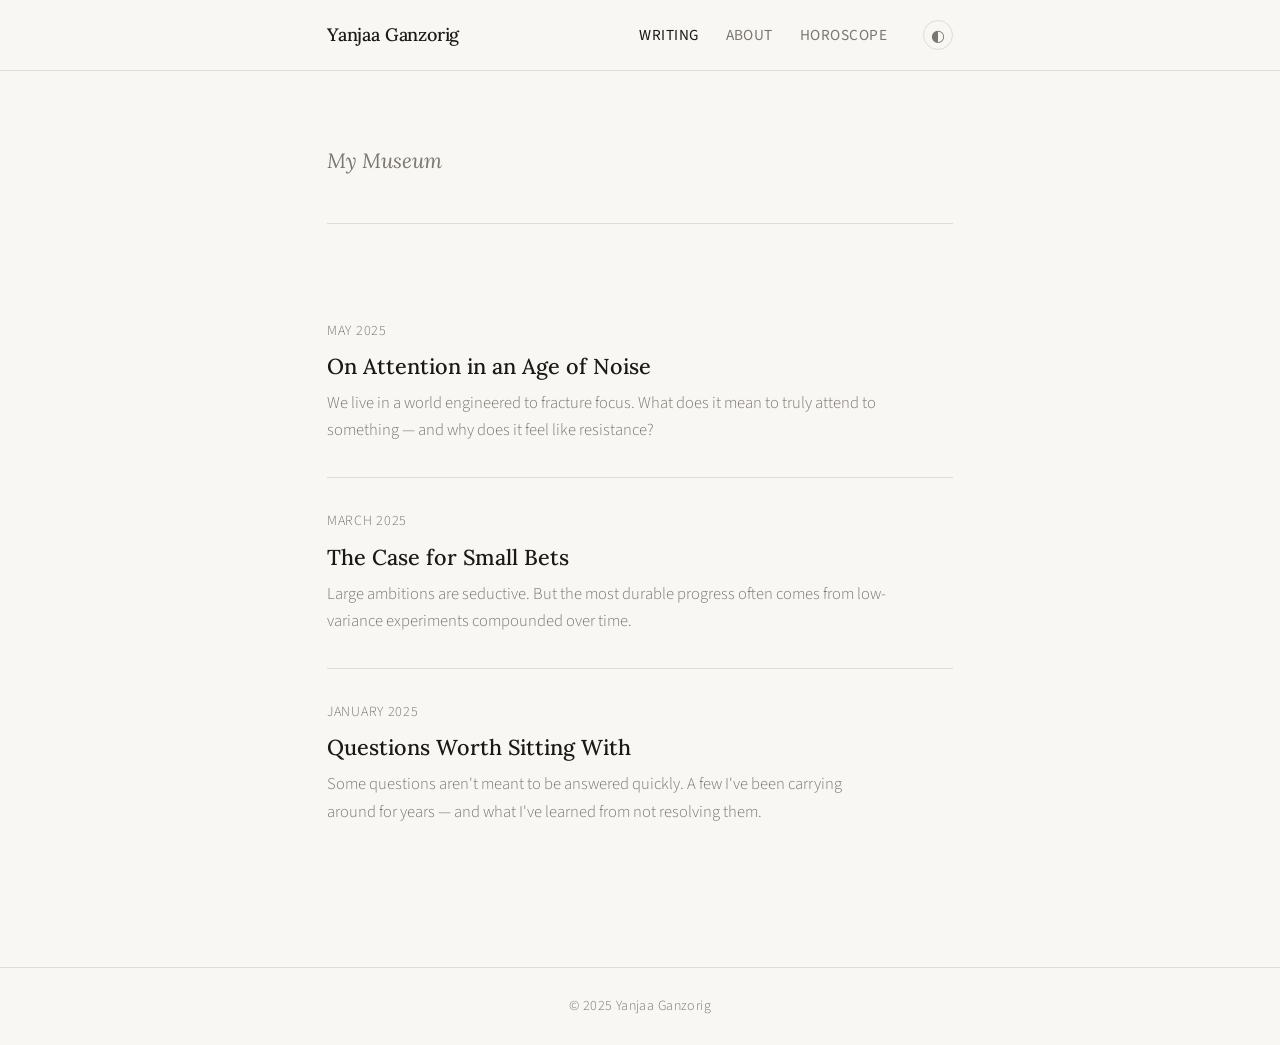
<file: yanjaa-blog/index.html>
<!DOCTYPE html>
<html lang="en">
<head>
  <meta charset="UTF-8" />
  <meta name="viewport" content="width=device-width, initial-scale=1.0" />
  <title>Yanjaa Ganzorig</title>
  <link rel="stylesheet" href="style.css" />
  <link href="https://fonts.googleapis.com/css2?family=Lora:ital,wght@0,400;0,500;1,400&family=Source+Sans+3:wght@300;400;500&display=swap" rel="stylesheet" />
</head>
<body>
  <div class="site-wrapper">
    <header class="site-header">
      <div class="header-inner">
        <a href="index.html" class="site-name">Yanjaa Ganzorig</a>
        <nav>
          <a href="index.html" class="nav-link active">Writing</a>
          <a href="about.html" class="nav-link">About</a>
          <a href="horoscope.html" class="nav-link">Horoscope</a>
        </nav>
        <button class="theme-toggle" id="themeToggle" aria-label="Toggle theme">
          <span class="theme-icon">◐</span>
        </button>
      </div>
    </header>

    <main class="main-content">
      <section class="intro">
        <p>My Museum</p>
      </section>

      <section class="post-list">

        <article class="post-item">
          <span class="post-date">May 2025</span>
          <a href="posts/on-attention.html" class="post-title">On Attention in an Age of Noise</a>
          <p class="post-summary">We live in a world engineered to fracture focus. What does it mean to truly attend to something — and why does it feel like resistance?</p>
        </article>

        <article class="post-item">
          <span class="post-date">March 2025</span>
          <a href="posts/small-bets.html" class="post-title">The Case for Small Bets</a>
          <p class="post-summary">Large ambitions are seductive. But the most durable progress often comes from low-variance experiments compounded over time.</p>
        </article>

        <article class="post-item">
          <span class="post-date">January 2025</span>
          <a href="posts/questions.html" class="post-title">Questions Worth Sitting With</a>
          <p class="post-summary">Some questions aren't meant to be answered quickly. A few I've been carrying around for years — and what I've learned from not resolving them.</p>
        </article>

      </section>
    </main>

    <footer class="site-footer">
      <p>© 2025 Yanjaa Ganzorig</p>
    </footer>
  </div>

  <script src="theme.js"></script>
</body>
</html>
</file>
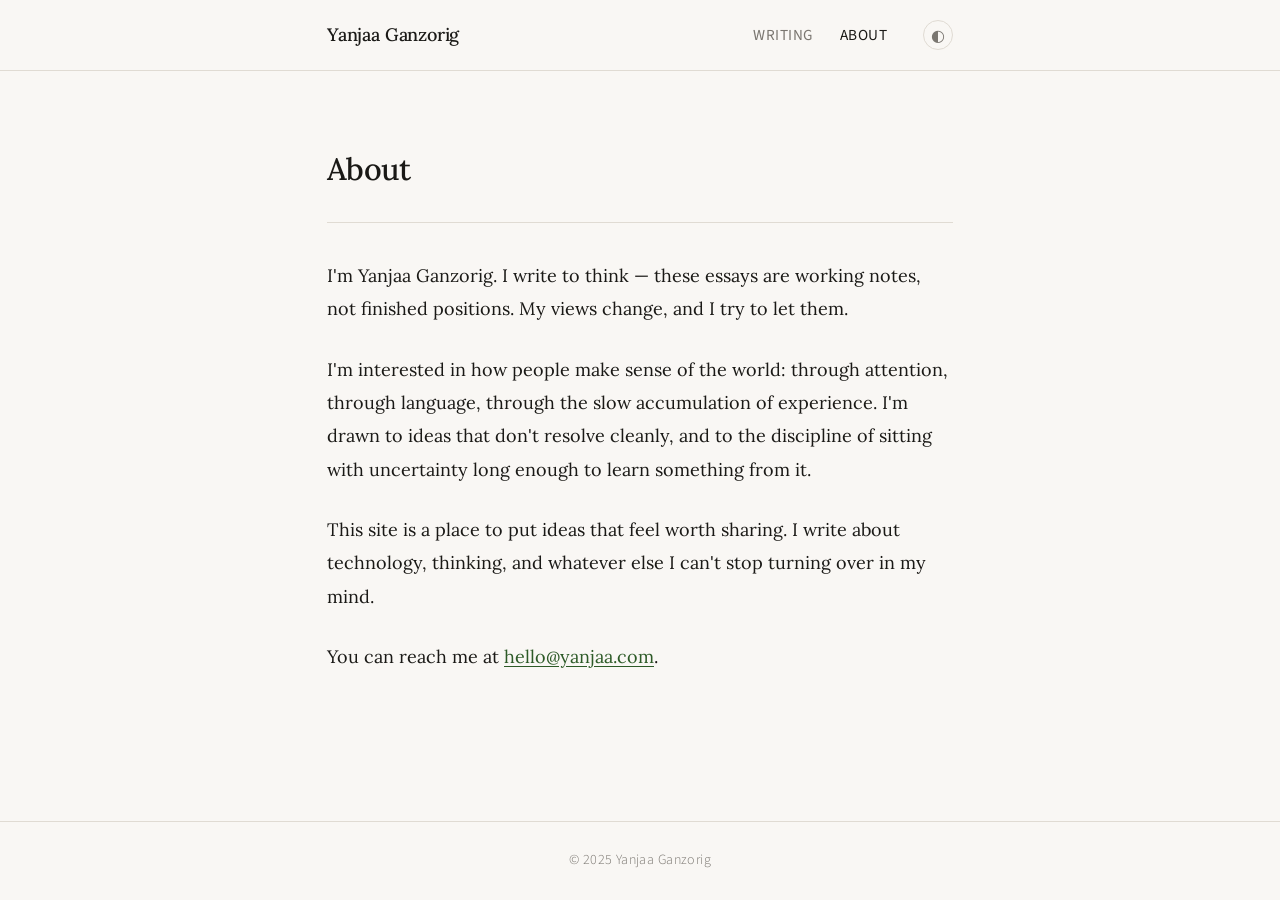
<file: yanjaa-blog/about.html>
<!DOCTYPE html>
<html lang="en">
<head>
  <meta charset="UTF-8" />
  <meta name="viewport" content="width=device-width, initial-scale=1.0" />
  <title>About — Yanjaa Ganzorig</title>
  <link rel="stylesheet" href="style.css" />
  <link href="https://fonts.googleapis.com/css2?family=Lora:ital,wght@0,400;0,500;1,400&family=Source+Sans+3:wght@300;400;500&display=swap" rel="stylesheet" />
</head>
<body>
  <div class="site-wrapper">
    <header class="site-header">
      <div class="header-inner">
        <a href="index.html" class="site-name">Yanjaa Ganzorig</a>
        <nav>
          <a href="index.html" class="nav-link">Writing</a>
          <a href="about.html" class="nav-link active">About</a>
        </nav>
        <button class="theme-toggle" id="themeToggle" aria-label="Toggle theme">
          <span class="theme-icon">◐</span>
        </button>
      </div>
    </header>

    <main class="main-content">
      <article class="prose-page">
        <h1 class="page-title">About</h1>

        <p>
          I'm Yanjaa Ganzorig. I write to think — these essays are working notes, not finished positions. My views change, and I try to let them.
        </p>

        <p>
          I'm interested in how people make sense of the world: through attention, through language, through the slow accumulation of experience. I'm drawn to ideas that don't resolve cleanly, and to the discipline of sitting with uncertainty long enough to learn something from it.
        </p>

        <p>
          This site is a place to put ideas that feel worth sharing. I write about technology, thinking, and whatever else I can't stop turning over in my mind.
        </p>

        <p>
          You can reach me at <a href="mailto:hello@yanjaa.com">hello@yanjaa.com</a>.
        </p>
      </article>
    </main>

    <footer class="site-footer">
      <p>© 2025 Yanjaa Ganzorig</p>
    </footer>
  </div>

  <script src="theme.js"></script>
</body>
</html>
</file>
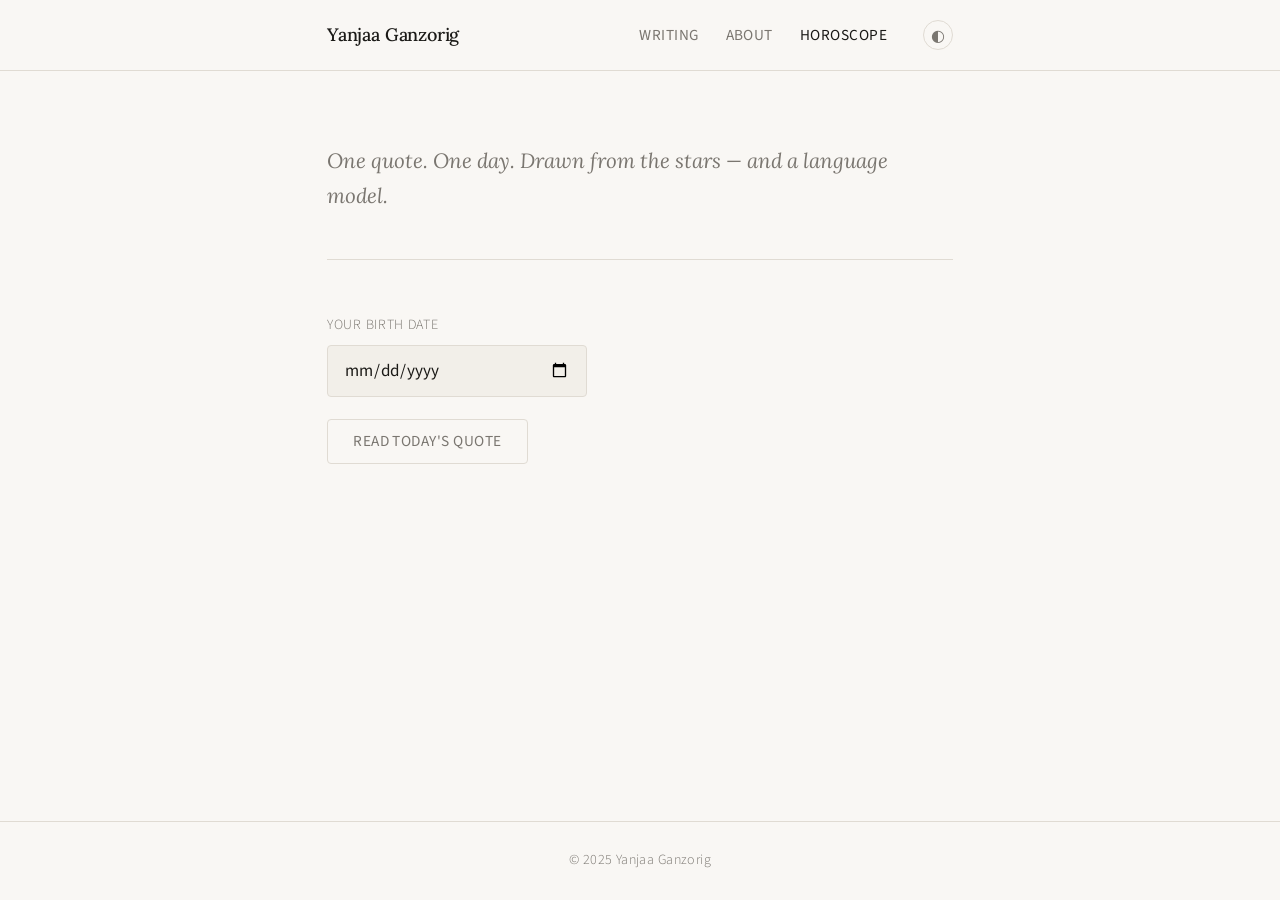
<file: yanjaa-blog/horoscope.html>
<!DOCTYPE html>
<html lang="en">
<head>
  <meta charset="UTF-8" />
  <meta name="viewport" content="width=device-width, initial-scale=1.0" />
  <title>Horoscope — Yanjaa Ganzorig</title>
  <link rel="stylesheet" href="style.css" />
  <link href="https://fonts.googleapis.com/css2?family=Lora:ital,wght@0,400;0,500;1,400&family=Source+Sans+3:wght@300;400;500&display=swap" rel="stylesheet" />
  <style>
    .horoscope-section {
      max-width: 100%;
    }

    .horoscope-intro {
      font-family: var(--font-serif);
      font-size: 1.15rem;
      color: var(--text-muted);
      font-style: italic;
      margin-bottom: 3rem;
      padding-bottom: 2.5rem;
      border-bottom: 1px solid var(--border);
    }

    .sign-label {
      display: block;
      font-size: 0.78rem;
      color: var(--text-muted);
      letter-spacing: 0.05em;
      text-transform: uppercase;
      margin-bottom: 0.5rem;
      font-family: var(--font-sans);
    }

    .sign-display {
      font-family: var(--font-serif);
      font-size: 1.1rem;
      font-weight: 500;
      color: var(--text);
      margin-bottom: 2rem;
    }

    .birthdate-form {
      display: flex;
      flex-direction: column;
      gap: 1.2rem;
      margin-bottom: 2.5rem;
    }

    .form-group {
      display: flex;
      flex-direction: column;
      gap: 0.4rem;
    }

    .form-label {
      font-size: 0.78rem;
      color: var(--text-muted);
      letter-spacing: 0.05em;
      text-transform: uppercase;
      font-family: var(--font-sans);
    }

    .form-input {
      background: var(--bg-subtle);
      border: 1px solid var(--border);
      color: var(--text);
      font-family: var(--font-sans);
      font-size: 0.95rem;
      padding: 0.65rem 0.9rem;
      border-radius: 4px;
      width: 100%;
      max-width: 260px;
      transition: border-color 0.15s;
      appearance: none;
    }

    .form-input:focus {
      outline: none;
      border-color: var(--accent);
    }

    .submit-btn {
      background: none;
      border: 1px solid var(--border);
      color: var(--text-muted);
      font-family: var(--font-sans);
      font-size: 0.85rem;
      font-weight: 400;
      letter-spacing: 0.03em;
      text-transform: uppercase;
      padding: 0.6rem 1.4rem;
      cursor: pointer;
      border-radius: 4px;
      width: fit-content;
      transition: border-color 0.15s, color 0.15s;
    }

    .submit-btn:hover:not(:disabled) {
      border-color: var(--accent);
      color: var(--accent);
    }

    .submit-btn:disabled {
      opacity: 0.4;
      cursor: not-allowed;
    }

    .quote-card {
      padding: 2rem 0;
      border-top: 1px solid var(--border);
      border-bottom: 1px solid var(--border);
      margin-top: 2rem;
      animation: fadeUp 0.4s ease both;
    }

    .quote-sign {
      font-size: 0.78rem;
      color: var(--text-muted);
      letter-spacing: 0.05em;
      text-transform: uppercase;
      font-family: var(--font-sans);
      margin-bottom: 1rem;
    }

    .quote-text {
      font-family: var(--font-serif);
      font-size: 1.2rem;
      font-style: italic;
      line-height: 1.75;
      color: var(--text);
    }

    .quote-date {
      font-size: 0.78rem;
      color: var(--text-muted);
      font-family: var(--font-sans);
      margin-top: 1.2rem;
    }

    .loading-text {
      font-family: var(--font-serif);
      font-style: italic;
      color: var(--text-muted);
      font-size: 0.95rem;
      margin-top: 1.5rem;
      animation: pulse 1.5s ease-in-out infinite;
    }

    @keyframes pulse {
      0%, 100% { opacity: 0.5; }
      50% { opacity: 1; }
    }

    .error-text {
      font-size: 0.88rem;
      color: var(--text-muted);
      font-family: var(--font-sans);
      margin-top: 1rem;
      font-style: italic;
    }

    .already-read {
      padding: 1.5rem 0;
      border-top: 1px solid var(--border);
      margin-top: 0.5rem;
    }

    .already-read p {
      font-family: var(--font-serif);
      font-size: 0.95rem;
      color: var(--text-muted);
      font-style: italic;
    }
  </style>
</head>
<body>
  <div class="site-wrapper">
    <header class="site-header">
      <div class="header-inner">
        <a href="index.html" class="site-name">Yanjaa Ganzorig</a>
        <nav>
          <a href="index.html" class="nav-link">Writing</a>
          <a href="about.html" class="nav-link">About</a>
          <a href="horoscope.html" class="nav-link active">Horoscope</a>
        </nav>
        <button class="theme-toggle" id="themeToggle" aria-label="Toggle theme">
          <span class="theme-icon">◐</span>
        </button>
      </div>
    </header>

    <main class="main-content">
      <article class="horoscope-section">
        <p class="horoscope-intro">One quote. One day. Drawn from the stars — and a language model.</p>

        <div id="app">
          <!-- JS renders here -->
        </div>
      </article>
    </main>

    <footer class="site-footer">
      <p>© 2025 Yanjaa Ganzorig</p>
    </footer>
  </div>

  <script src="theme.js"></script>
  <script>
    const SIGNS = [
      { name: 'Aries',       start: [3,21], end: [4,19] },
      { name: 'Taurus',      start: [4,20], end: [5,20] },
      { name: 'Gemini',      start: [5,21], end: [6,20] },
      { name: 'Cancer',      start: [6,21], end: [7,22] },
      { name: 'Leo',         start: [7,23], end: [8,22] },
      { name: 'Virgo',       start: [8,23], end: [9,22] },
      { name: 'Libra',       start: [9,23], end: [10,22] },
      { name: 'Scorpio',     start: [10,23], end: [11,21] },
      { name: 'Sagittarius', start: [11,22], end: [12,21] },
      { name: 'Capricorn',   start: [12,22], end: [1,19] },
      { name: 'Aquarius',    start: [1,20], end: [2,18] },
      { name: 'Pisces',      start: [2,19], end: [3,20] },
    ];

    function getSign(month, day) {
      for (const s of SIGNS) {
        const [sm, sd] = s.start;
        const [em, ed] = s.end;
        if (sm <= em) {
          if ((month === sm && day >= sd) || (month === em && day <= ed) || (month > sm && month < em)) return s.name;
        } else {
          if ((month === sm && day >= sd) || (month === em && day <= ed) || month > sm || month < em) return s.name;
        }
      }
      return 'Capricorn';
    }

    function todayKey() {
      return new Date().toISOString().slice(0, 10);
    }

    function storageKey(birthdate) {
      return `horoscope_${birthdate}_${todayKey()}`;
    }

    function getCached(birthdate) {
      try { return localStorage.getItem(storageKey(birthdate)); } catch { return null; }
    }

    function setCache(birthdate, quote) {
      try { localStorage.setItem(storageKey(birthdate), quote); } catch {}
    }

    async function fetchQuote(sign) {
      const response = await fetch('/api/horoscope', {
        method: 'POST',
        headers: { 'Content-Type': 'application/json' },
        body: JSON.stringify({ sign }),
      });
      const data = await response.json();
      return data;
  }

    function render() {
      const app = document.getElementById('app');

      app.innerHTML = `
        <div class="birthdate-form">
          <div class="form-group">
            <label class="form-label" for="birthdate">Your birth date</label>
            <input class="form-input" type="date" id="birthdate" max="${new Date().toISOString().slice(0,10)}" />
          </div>
          <button class="submit-btn" id="submitBtn">Read today's quote</button>
        </div>
        <div id="output"></div>
      `;

      document.getElementById('submitBtn').addEventListener('click', async () => {
        const input = document.getElementById('birthdate');
        const val = input.value;
        if (!val) return;

        const [year, month, day] = val.split('-').map(Number);
        const sign = getSign(month, day);
        const output = document.getElementById('output');
        const btn = document.getElementById('submitBtn');

        // Check cache
        // const cached = getCached(val);
        // if (cached) {
        //   const c = JSON.parse(cached);
        //   showQuote(output, sign, c.quote, c.author, true);
        //   return;
        // }

        btn.disabled = true;
        output.innerHTML = `<p class="loading-text">Reading the stars…</p>`;

        try {
          const result = await fetchQuote(sign);
          if (!result?.quote) throw new Error('empty');
          //setCache(val, JSON.stringify(result));
          showQuote(output, sign, result.quote, result.author, false);
        } catch (e) {
          output.innerHTML = `<p class="error-text">Something went quiet. Try again in a moment.</p>`;
          btn.disabled = false;
        }
      });
    }

    function showQuote(output, sign, quote, author, fromCache) {
      const today = new Date().toLocaleDateString('en-US', { month: 'long', day: 'numeric', year: 'numeric' });
      output.innerHTML = `
        <div class="quote-card">
          <p class="quote-sign">${sign} · ${today}</p>
          <p class="quote-text">"${quote}"</p>
          <p class="quote-date">— ${author}</p>
          ${fromCache ? `<p class="quote-date">You've already received today's quote.</p>` : ''}
        </div>
      `;
    }

    render();
  </script>
</body>
</html>
</file>
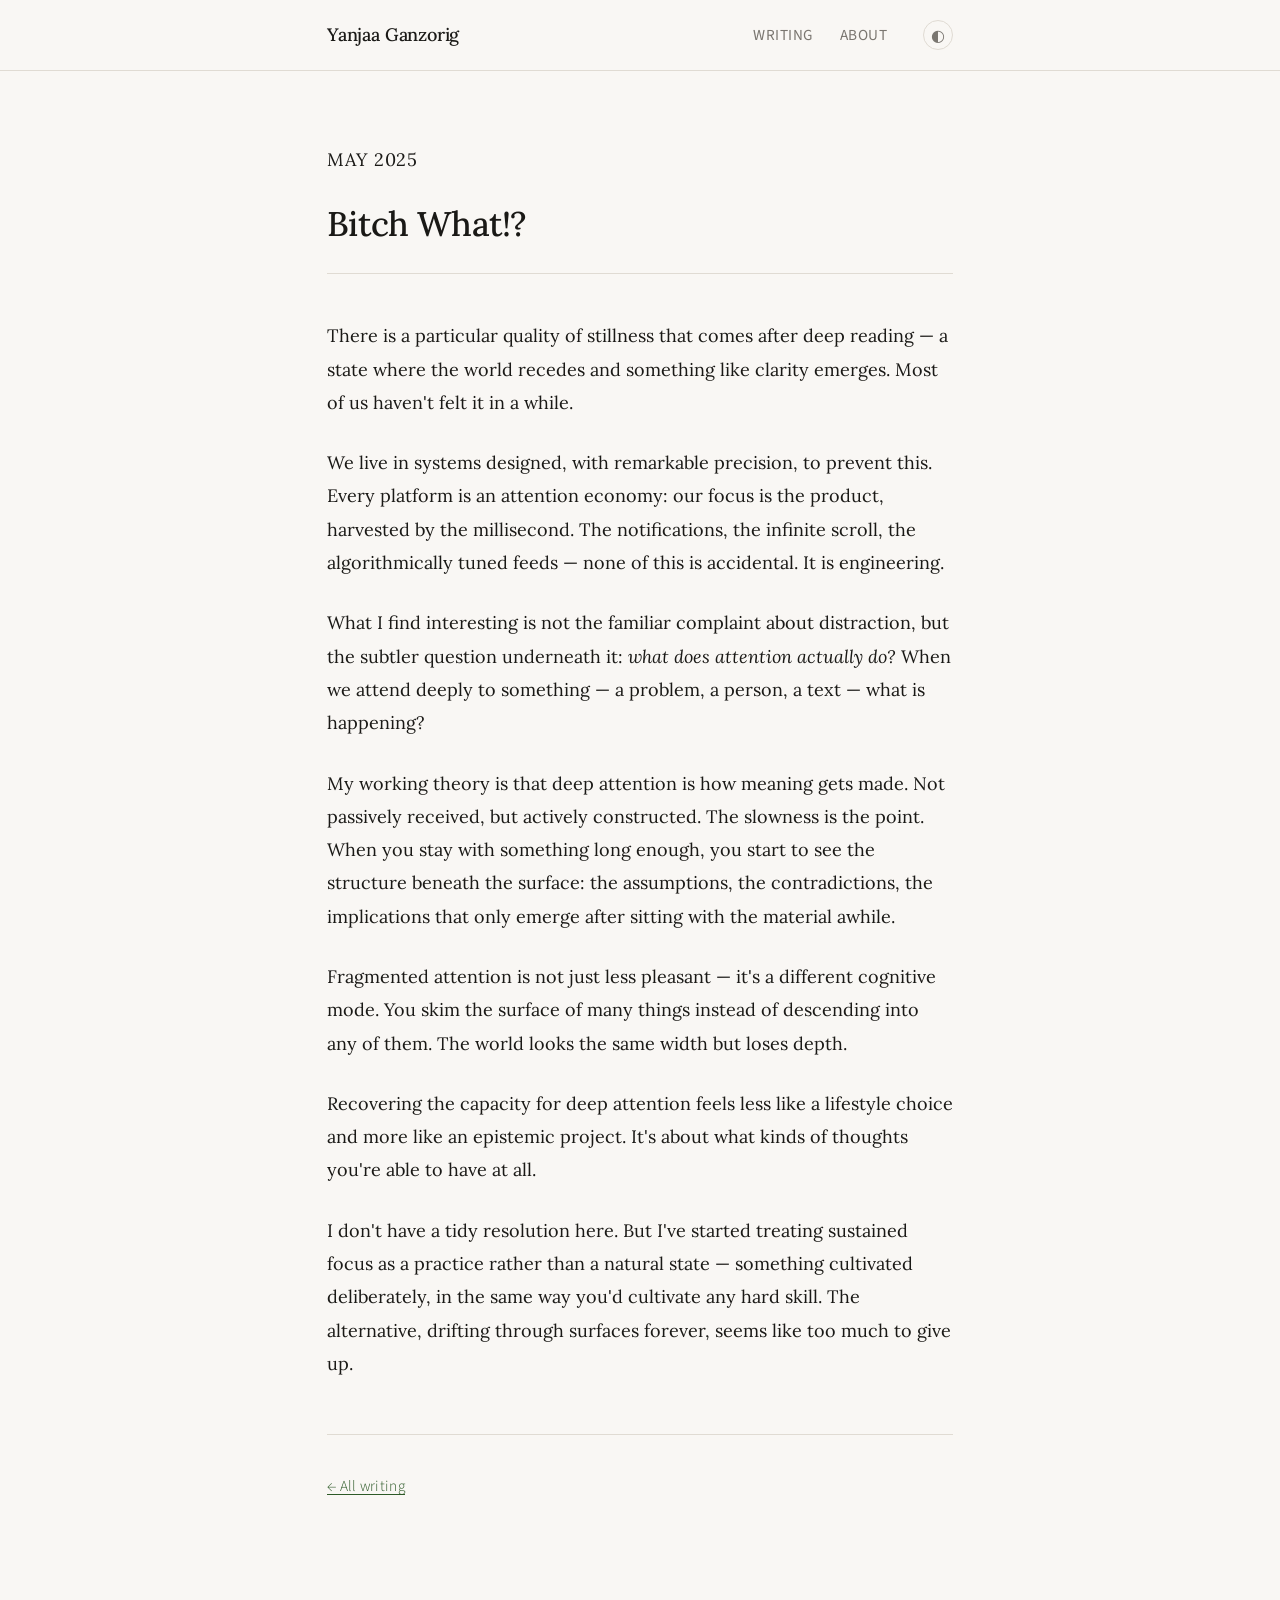
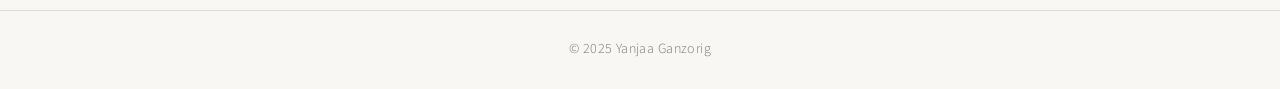
<file: yanjaa-blog/posts/on-attention.html>
<!DOCTYPE html>
<html lang="en">
<head>
  <meta charset="UTF-8" />
  <meta name="viewport" content="width=device-width, initial-scale=1.0" />
  <title>Bitch by Yanjaa Ganzorig</title>
  <link rel="stylesheet" href="../style.css" />
  <link href="https://fonts.googleapis.com/css2?family=Lora:ital,wght@0,400;0,500;1,400&family=Source+Sans+3:wght@300;400;500&display=swap" rel="stylesheet" />
</head>
<body>
  <div class="site-wrapper">
    <header class="site-header">
      <div class="header-inner">
        <a href="../index.html" class="site-name">Yanjaa Ganzorig</a>
        <nav>
          <a href="../index.html" class="nav-link">Writing</a>
          <a href="../about.html" class="nav-link">About</a>
        </nav>
        <button class="theme-toggle" id="themeToggle" aria-label="Toggle theme">
          <span class="theme-icon">◐</span>
        </button>
      </div>
    </header>

    <main class="main-content">
      <article class="prose-page">
        <header class="post-header">
          <p class="post-meta">May 2025</p>
          <h1 class="post-heading">Bitch What!?</h1>
        </header>

        <p>
          There is a particular quality of stillness that comes after deep reading — a state where the world recedes and something like clarity emerges. Most of us haven't felt it in a while.
        </p>

        <p>
          We live in systems designed, with remarkable precision, to prevent this. Every platform is an attention economy: our focus is the product, harvested by the millisecond. The notifications, the infinite scroll, the algorithmically tuned feeds — none of this is accidental. It is engineering.
        </p>

        <p>
          What I find interesting is not the familiar complaint about distraction, but the subtler question underneath it: <em>what does attention actually do?</em> When we attend deeply to something — a problem, a person, a text — what is happening?
        </p>

        <p>
          My working theory is that deep attention is how meaning gets made. Not passively received, but actively constructed. The slowness is the point. When you stay with something long enough, you start to see the structure beneath the surface: the assumptions, the contradictions, the implications that only emerge after sitting with the material awhile.
        </p>

        <p>
          Fragmented attention is not just less pleasant — it's a different cognitive mode. You skim the surface of many things instead of descending into any of them. The world looks the same width but loses depth.
        </p>

        <p>
          Recovering the capacity for deep attention feels less like a lifestyle choice and more like an epistemic project. It's about what kinds of thoughts you're able to have at all.
        </p>

        <p>
          I don't have a tidy resolution here. But I've started treating sustained focus as a practice rather than a natural state — something cultivated deliberately, in the same way you'd cultivate any hard skill. The alternative, drifting through surfaces forever, seems like too much to give up.
        </p>

        <div class="post-footer-nav">
          <a href="../index.html" class="back-link">← All writing</a>
        </div>
      </article>
    </main>

    <footer class="site-footer">
      <p>© 2025 Yanjaa Ganzorig</p>
    </footer>
  </div>

  <script src="../theme.js"></script>
</body>
</html>
</file>
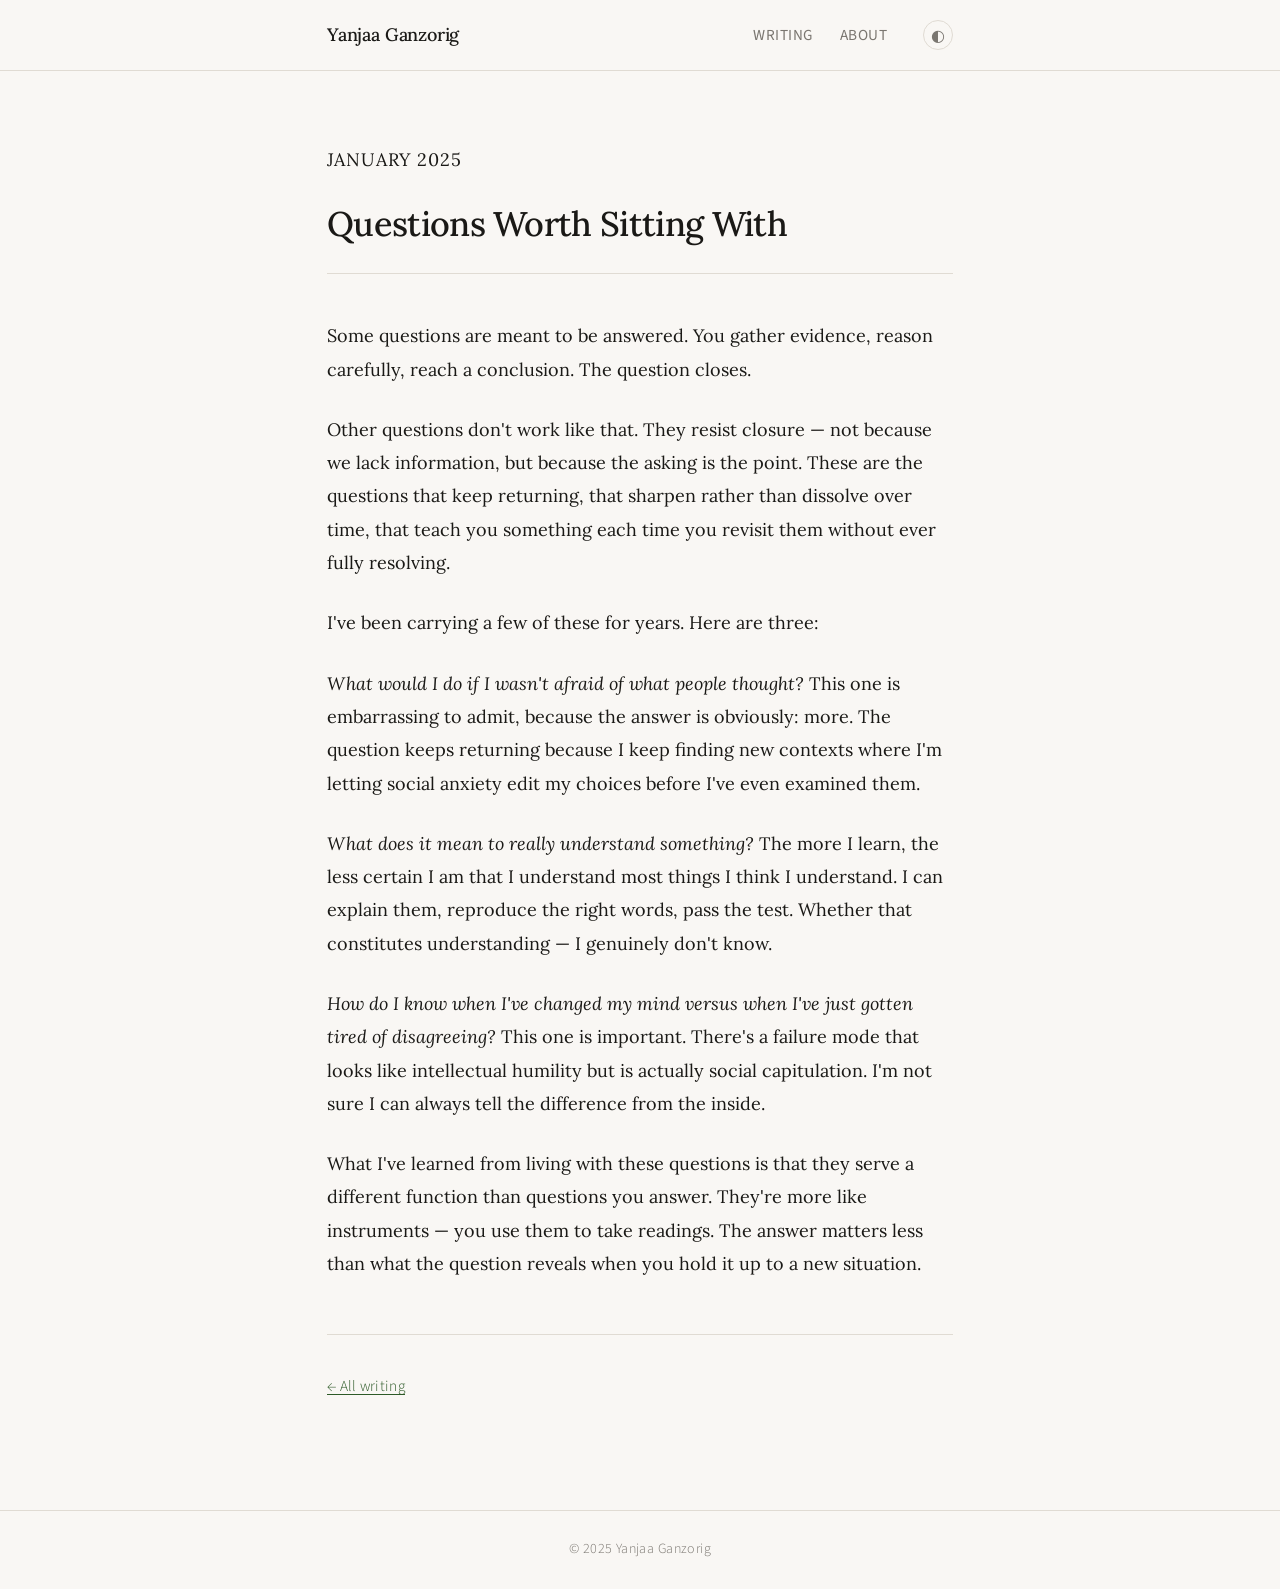
<file: yanjaa-blog/posts/questions.html>
<!DOCTYPE html>
<html lang="en">
<head>
  <meta charset="UTF-8" />
  <meta name="viewport" content="width=device-width, initial-scale=1.0" />
  <title>Questions Worth Sitting With — Yanjaa Ganzorig</title>
  <link rel="stylesheet" href="../style.css" />
  <link href="https://fonts.googleapis.com/css2?family=Lora:ital,wght@0,400;0,500;1,400&family=Source+Sans+3:wght@300;400;500&display=swap" rel="stylesheet" />
</head>
<body>
  <div class="site-wrapper">
    <header class="site-header">
      <div class="header-inner">
        <a href="../index.html" class="site-name">Yanjaa Ganzorig</a>
        <nav>
          <a href="../index.html" class="nav-link">Writing</a>
          <a href="../about.html" class="nav-link">About</a>
        </nav>
        <button class="theme-toggle" id="themeToggle" aria-label="Toggle theme">
          <span class="theme-icon">◐</span>
        </button>
      </div>
    </header>

    <main class="main-content">
      <article class="prose-page">
        <header class="post-header">
          <p class="post-meta">January 2025</p>
          <h1 class="post-heading">Questions Worth Sitting With</h1>
        </header>

        <p>
          Some questions are meant to be answered. You gather evidence, reason carefully, reach a conclusion. The question closes.
        </p>

        <p>
          Other questions don't work like that. They resist closure — not because we lack information, but because the asking is the point. These are the questions that keep returning, that sharpen rather than dissolve over time, that teach you something each time you revisit them without ever fully resolving.
        </p>

        <p>
          I've been carrying a few of these for years. Here are three:
        </p>

        <p>
          <em>What would I do if I wasn't afraid of what people thought?</em> This one is embarrassing to admit, because the answer is obviously: more. The question keeps returning because I keep finding new contexts where I'm letting social anxiety edit my choices before I've even examined them.
        </p>

        <p>
          <em>What does it mean to really understand something?</em> The more I learn, the less certain I am that I understand most things I think I understand. I can explain them, reproduce the right words, pass the test. Whether that constitutes understanding — I genuinely don't know.
        </p>

        <p>
          <em>How do I know when I've changed my mind versus when I've just gotten tired of disagreeing?</em> This one is important. There's a failure mode that looks like intellectual humility but is actually social capitulation. I'm not sure I can always tell the difference from the inside.
        </p>

        <p>
          What I've learned from living with these questions is that they serve a different function than questions you answer. They're more like instruments — you use them to take readings. The answer matters less than what the question reveals when you hold it up to a new situation.
        </p>

        <div class="post-footer-nav">
          <a href="../index.html" class="back-link">← All writing</a>
        </div>
      </article>
    </main>

    <footer class="site-footer">
      <p>© 2025 Yanjaa Ganzorig</p>
    </footer>
  </div>

  <script src="../theme.js"></script>
</body>
</html>
</file>
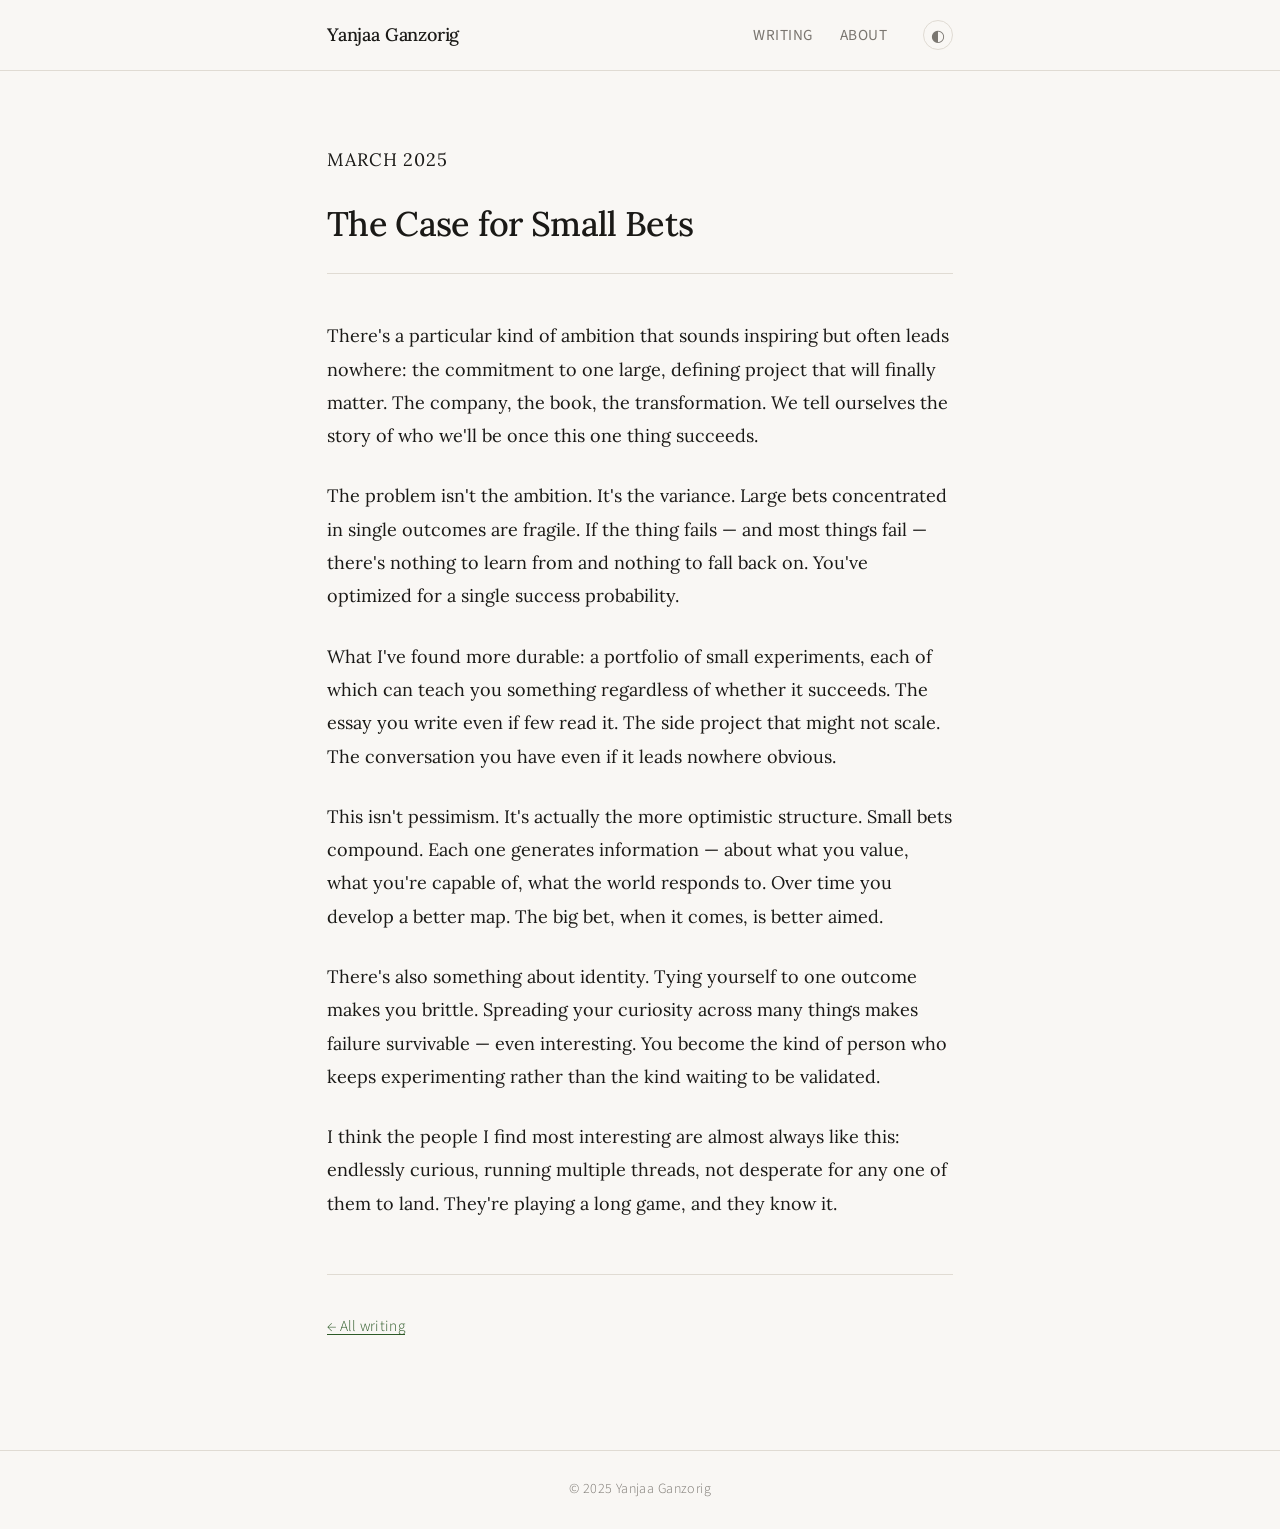
<file: yanjaa-blog/posts/small-bets.html>
<!DOCTYPE html>
<html lang="en">
<head>
  <meta charset="UTF-8" />
  <meta name="viewport" content="width=device-width, initial-scale=1.0" />
  <title>The Case for Small Bets — Yanjaa Ganzorig</title>
  <link rel="stylesheet" href="../style.css" />
  <link href="https://fonts.googleapis.com/css2?family=Lora:ital,wght@0,400;0,500;1,400&family=Source+Sans+3:wght@300;400;500&display=swap" rel="stylesheet" />
</head>
<body>
  <div class="site-wrapper">
    <header class="site-header">
      <div class="header-inner">
        <a href="../index.html" class="site-name">Yanjaa Ganzorig</a>
        <nav>
          <a href="../index.html" class="nav-link">Writing</a>
          <a href="../about.html" class="nav-link">About</a>
        </nav>
        <button class="theme-toggle" id="themeToggle" aria-label="Toggle theme">
          <span class="theme-icon">◐</span>
        </button>
      </div>
    </header>

    <main class="main-content">
      <article class="prose-page">
        <header class="post-header">
          <p class="post-meta">March 2025</p>
          <h1 class="post-heading">The Case for Small Bets</h1>
        </header>

        <p>
          There's a particular kind of ambition that sounds inspiring but often leads nowhere: the commitment to one large, defining project that will finally matter. The company, the book, the transformation. We tell ourselves the story of who we'll be once this one thing succeeds.
        </p>

        <p>
          The problem isn't the ambition. It's the variance. Large bets concentrated in single outcomes are fragile. If the thing fails — and most things fail — there's nothing to learn from and nothing to fall back on. You've optimized for a single success probability.
        </p>

        <p>
          What I've found more durable: a portfolio of small experiments, each of which can teach you something regardless of whether it succeeds. The essay you write even if few read it. The side project that might not scale. The conversation you have even if it leads nowhere obvious.
        </p>

        <p>
          This isn't pessimism. It's actually the more optimistic structure. Small bets compound. Each one generates information — about what you value, what you're capable of, what the world responds to. Over time you develop a better map. The big bet, when it comes, is better aimed.
        </p>

        <p>
          There's also something about identity. Tying yourself to one outcome makes you brittle. Spreading your curiosity across many things makes failure survivable — even interesting. You become the kind of person who keeps experimenting rather than the kind waiting to be validated.
        </p>

        <p>
          I think the people I find most interesting are almost always like this: endlessly curious, running multiple threads, not desperate for any one of them to land. They're playing a long game, and they know it.
        </p>

        <div class="post-footer-nav">
          <a href="../index.html" class="back-link">← All writing</a>
        </div>
      </article>
    </main>

    <footer class="site-footer">
      <p>© 2025 Yanjaa Ganzorig</p>
    </footer>
  </div>

  <script src="../theme.js"></script>
</body>
</html>
</file>
<file: yanjaa-blog/style.css>
/* =============================================
   YANJAA GANZORIG — BLOG
   Inspired by Dario Amodei's minimal aesthetic
   ============================================= */

:root {
  --bg:           #f9f7f4;
  --bg-subtle:    #f2efe9;
  --text:         #1a1916;
  --text-muted:   #7a7670;
  --accent:       #2d5a27;
  --accent-hover: #1e3d1b;
  --border:       #e0dbd3;
  --link:         #2d5a27;
  --max-width:    680px;
  --font-serif:   'Lora', Georgia, serif;
  --font-sans:    'Source Sans 3', system-ui, sans-serif;
}

[data-theme="dark"] {
  --bg:           #141210;
  --bg-subtle:    #1c1a17;
  --text:         #e8e4dc;
  --text-muted:   #7a7670;
  --accent:       #7db874;
  --accent-hover: #9dcf94;
  --border:       #2a2722;
  --link:         #7db874;
}

/* ---- Reset ---- */
*, *::before, *::after { box-sizing: border-box; margin: 0; padding: 0; }

html {
  font-size: 18px;
  -webkit-font-smoothing: antialiased;
}

body {
  background-color: var(--bg);
  color: var(--text);
  font-family: var(--font-sans);
  font-weight: 300;
  line-height: 1.7;
  transition: background-color 0.2s ease, color 0.2s ease;
}

/* ---- Layout ---- */
.site-wrapper {
  min-height: 100vh;
  display: flex;
  flex-direction: column;
}

.main-content {
  flex: 1;
  max-width: var(--max-width);
  margin: 0 auto;
  padding: 4rem 1.5rem 6rem;
  width: 100%;
  animation: fadeUp 0.4s ease both;
}

@keyframes fadeUp {
  from { opacity: 0; transform: translateY(10px); }
  to   { opacity: 1; transform: translateY(0); }
}

/* ---- Header ---- */
.site-header {
  border-bottom: 1px solid var(--border);
  position: sticky;
  top: 0;
  background-color: var(--bg);
  z-index: 10;
  transition: background-color 0.2s ease;
}

.header-inner {
  max-width: var(--max-width);
  margin: 0 auto;
  padding: 1.1rem 1.5rem;
  display: flex;
  align-items: center;
  gap: 2rem;
}

.site-name {
  font-family: var(--font-serif);
  font-size: 1rem;
  font-weight: 500;
  color: var(--text);
  text-decoration: none;
  letter-spacing: -0.01em;
  flex: 1;
}

.site-name:hover { color: var(--accent); }

nav {
  display: flex;
  gap: 1.5rem;
}

.nav-link {
  font-family: var(--font-sans);
  font-size: 0.85rem;
  font-weight: 400;
  color: var(--text-muted);
  text-decoration: none;
  letter-spacing: 0.03em;
  text-transform: uppercase;
  transition: color 0.15s;
}

.nav-link:hover,
.nav-link.active {
  color: var(--text);
}

.theme-toggle {
  background: none;
  border: 1px solid var(--border);
  color: var(--text-muted);
  cursor: pointer;
  width: 30px;
  height: 30px;
  border-radius: 50%;
  display: flex;
  align-items: center;
  justify-content: center;
  font-size: 0.9rem;
  transition: border-color 0.15s, color 0.15s;
  flex-shrink: 0;
}

.theme-toggle:hover {
  border-color: var(--text-muted);
  color: var(--text);
}

/* ---- Home: intro ---- */
.intro {
  margin-bottom: 3.5rem;
  padding-bottom: 2.5rem;
  border-bottom: 1px solid var(--border);
}

.intro p {
  font-family: var(--font-serif);
  font-size: 1.15rem;
  color: var(--text-muted);
  font-style: italic;
}

/* ---- Post list ---- */
.post-list {
  display: flex;
  flex-direction: column;
  gap: 0;
}

.post-item {
  padding: 1.8rem 0;
  border-bottom: 1px solid var(--border);
}

.post-item:last-child {
  border-bottom: none;
}

.post-date {
  display: block;
  font-size: 0.78rem;
  color: var(--text-muted);
  letter-spacing: 0.05em;
  text-transform: uppercase;
  margin-bottom: 0.4rem;
  font-family: var(--font-sans);
}

.post-title {
  display: block;
  font-family: var(--font-serif);
  font-size: 1.2rem;
  font-weight: 500;
  color: var(--text);
  text-decoration: none;
  line-height: 1.4;
  margin-bottom: 0.5rem;
  transition: color 0.15s;
}

.post-title:hover {
  color: var(--link);
}

.post-summary {
  font-size: 0.92rem;
  color: var(--text-muted);
  line-height: 1.65;
  max-width: 560px;
}

/* ---- Prose pages (About, Post) ---- */
.prose-page {
  max-width: 100%;
}

.page-title {
  font-family: var(--font-serif);
  font-size: 1.7rem;
  font-weight: 500;
  letter-spacing: -0.02em;
  margin-bottom: 2rem;
  padding-bottom: 1.5rem;
  border-bottom: 1px solid var(--border);
}

.post-header {
  margin-bottom: 2.5rem;
  padding-bottom: 1.5rem;
  border-bottom: 1px solid var(--border);
}

.post-meta {
  font-size: 0.78rem;
  color: var(--text-muted);
  letter-spacing: 0.05em;
  text-transform: uppercase;
  margin-bottom: 0.6rem;
}

.post-heading {
  font-family: var(--font-serif);
  font-size: 1.9rem;
  font-weight: 500;
  letter-spacing: -0.02em;
  line-height: 1.25;
  color: var(--text);
}

/* ---- Prose body ---- */
.prose-page p {
  font-family: var(--font-serif);
  font-size: 1rem;
  line-height: 1.85;
  color: var(--text);
  margin-bottom: 1.5rem;
}

.prose-page p em {
  color: var(--text);
}

.prose-page a {
  color: var(--link);
  text-decoration: underline;
  text-underline-offset: 3px;
  transition: color 0.15s;
}

.prose-page a:hover {
  color: var(--accent-hover);
}

/* ---- Post footer ---- */
.post-footer-nav {
  margin-top: 3rem;
  padding-top: 2rem;
  border-top: 1px solid var(--border);
}

.back-link {
  font-size: 0.85rem;
  color: var(--text-muted);
  text-decoration: none;
  letter-spacing: 0.02em;
  transition: color 0.15s;
}

.back-link:hover {
  color: var(--text);
}

/* ---- Footer ---- */
.site-footer {
  border-top: 1px solid var(--border);
  padding: 1.5rem;
  text-align: center;
}

.site-footer p {
  font-size: 0.78rem;
  color: var(--text-muted);
  letter-spacing: 0.03em;
}

/* ---- Responsive ---- */
@media (max-width: 600px) {
  html { font-size: 16px; }

  .header-inner { gap: 1rem; }

  .post-heading { font-size: 1.5rem; }

  .main-content { padding: 2.5rem 1.2rem 4rem; }
}
</file>
